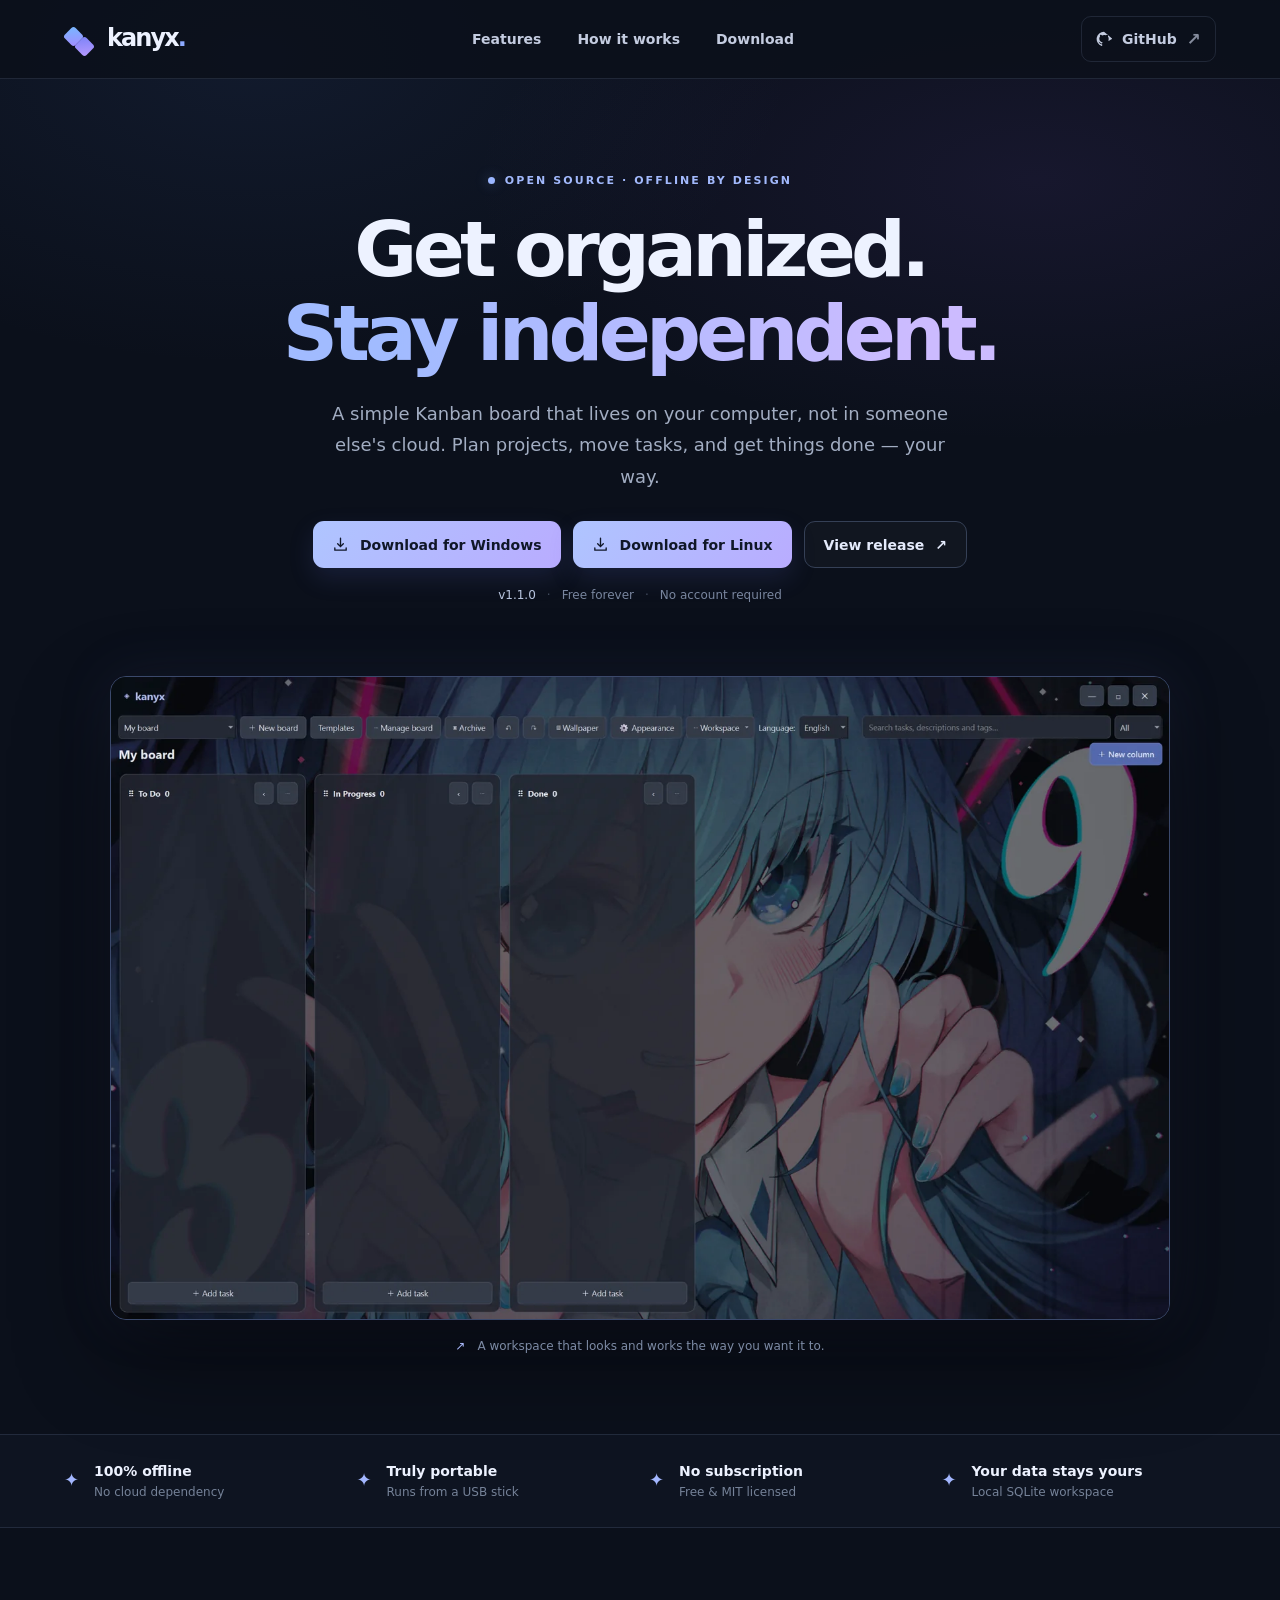
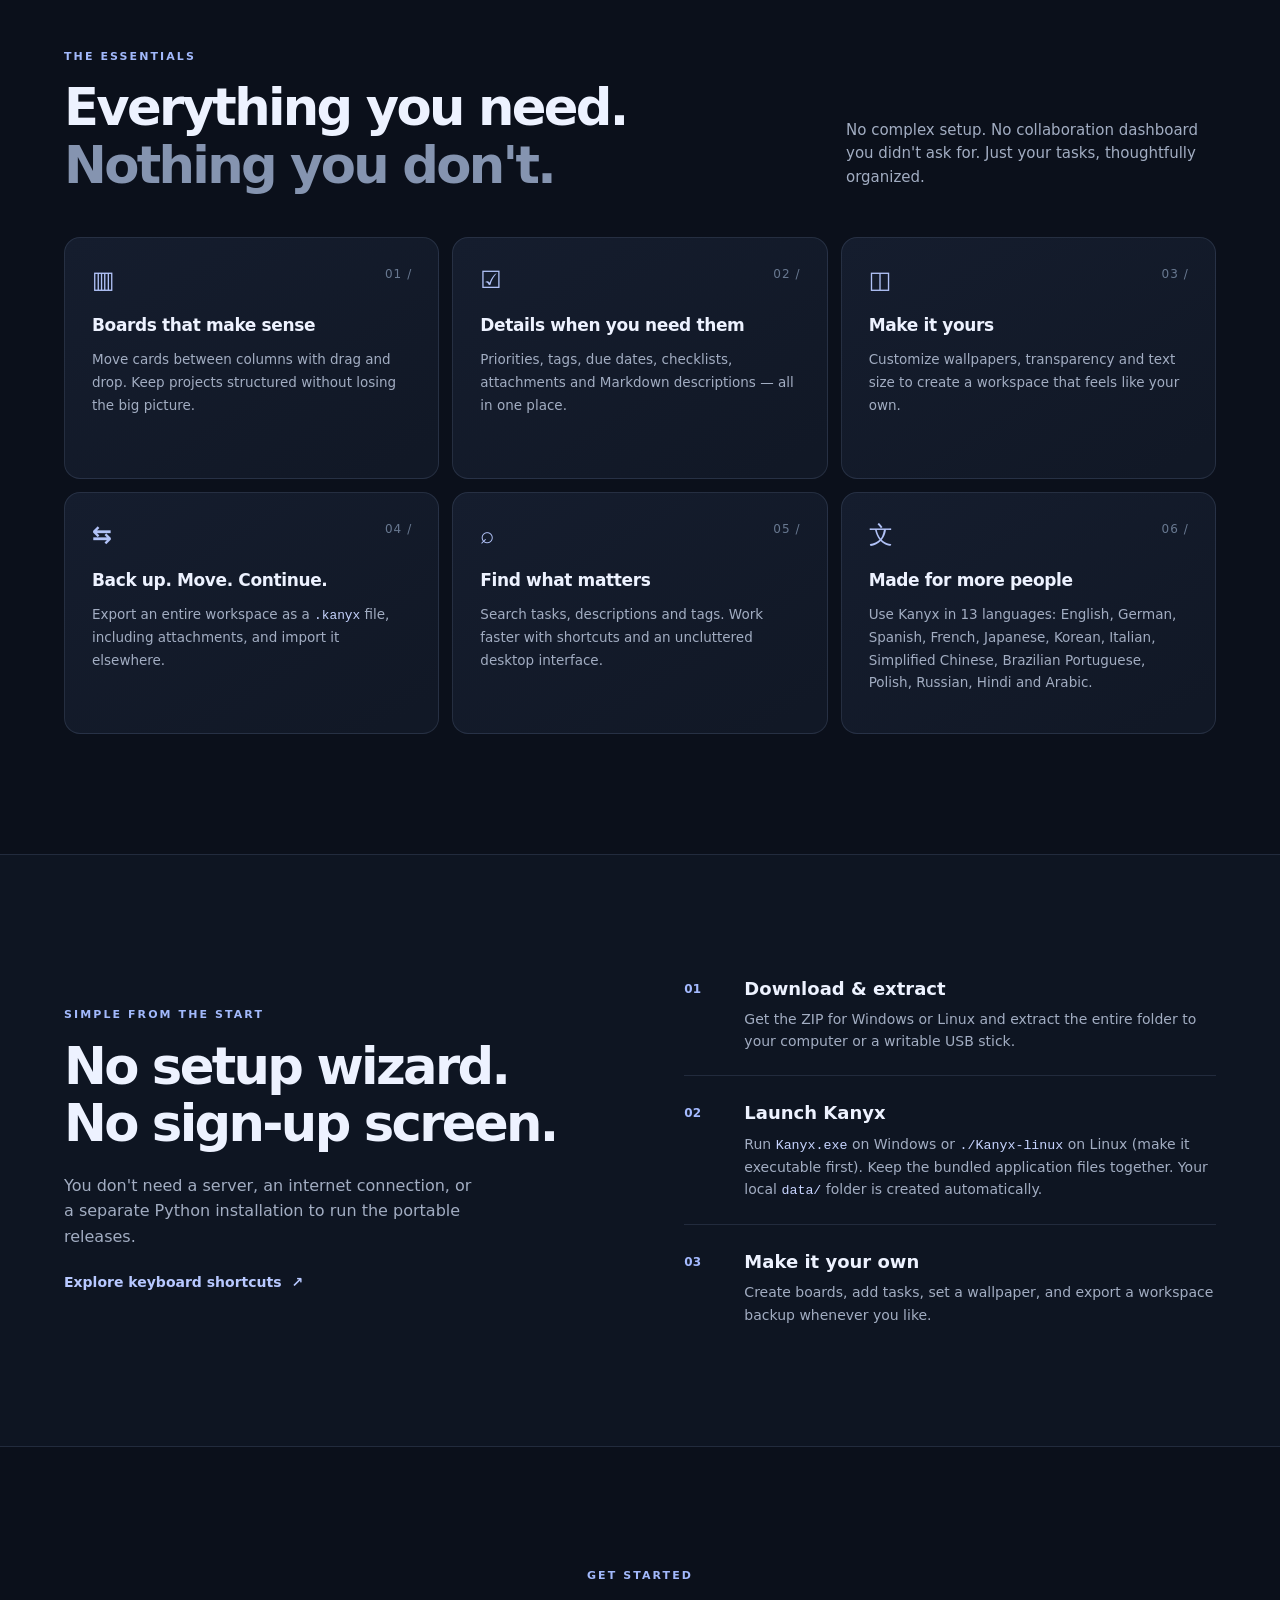
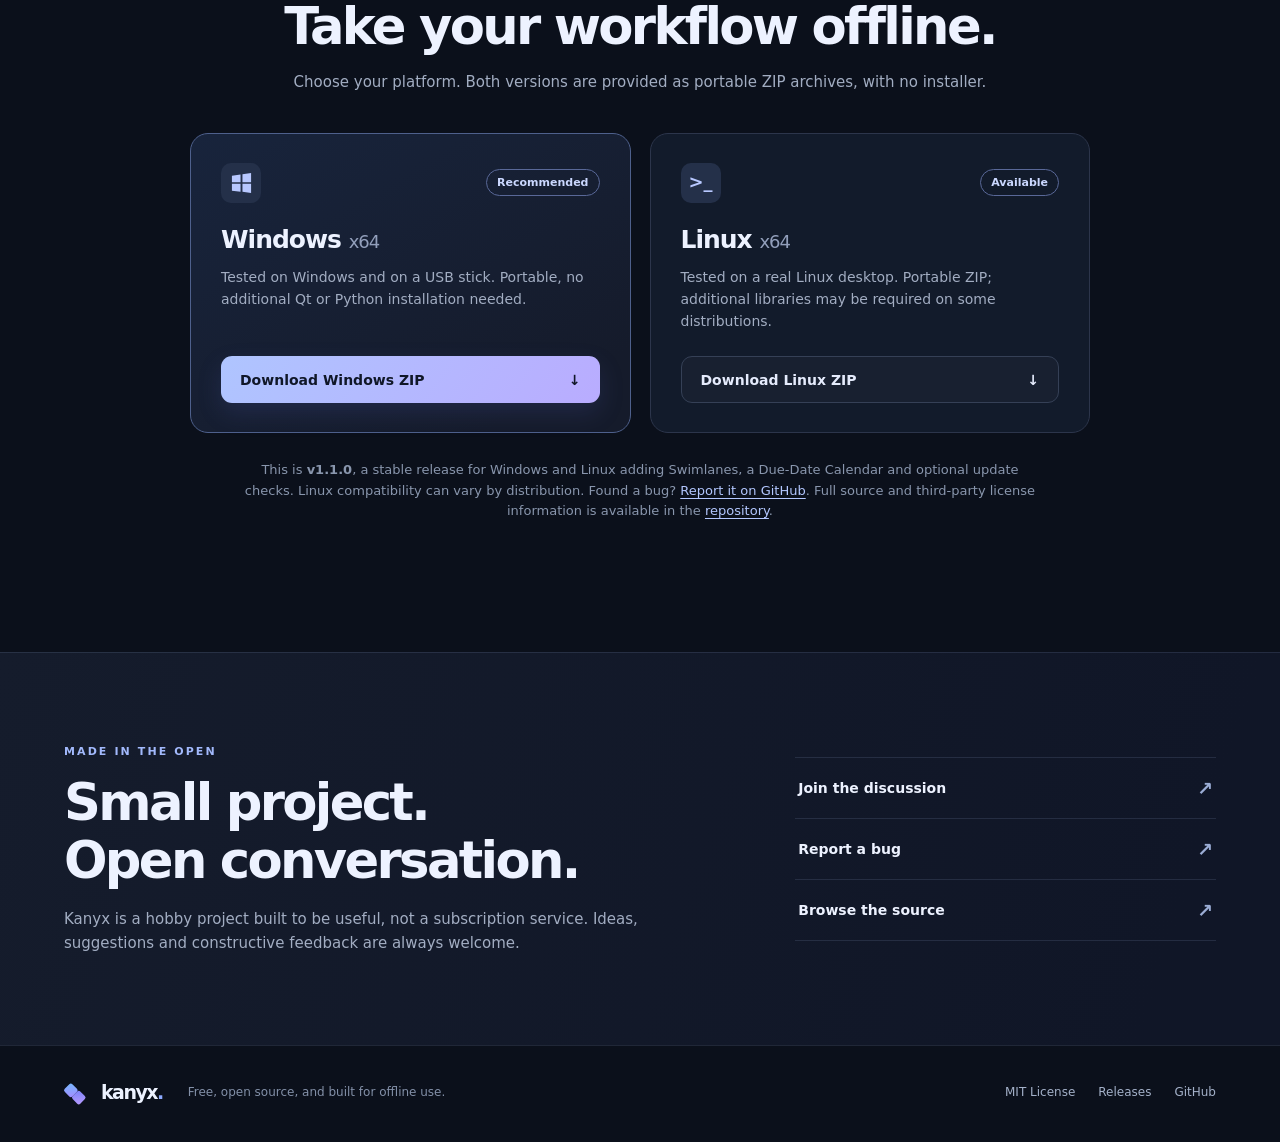
<file: docs/index.html>
<!doctype html>
<html lang="en">
<head>
  <meta charset="utf-8">
  <meta name="viewport" content="width=device-width, initial-scale=1">
  <meta name="theme-color" content="#0b101b">
  <meta name="description" content="Kanyx is a free, open-source Kanban desktop app. Organize tasks, checklists and boards completely offline. Portable downloads for Windows and Linux.">
  <meta name="robots" content="index, follow">
  <link rel="canonical" href="https://zehnzwanzig.github.io/kanyx/">
  <link rel="icon" href="site-assets/favicon.svg" type="image/svg+xml">
  <link rel="stylesheet" href="site-assets/styles.css">

  <meta property="og:type" content="website">
  <meta property="og:site_name" content="Kanyx">
  <meta property="og:title" content="Kanyx — A portable offline Kanban board">
  <meta property="og:description" content="Your boards. Your files. Your space. Free and open-source task management for Windows and Linux.">
  <meta property="og:url" content="https://zehnzwanzig.github.io/kanyx/">
  <meta property="og:image" content="https://zehnzwanzig.github.io/kanyx/site-assets/kanyx_smc.png">
  <meta property="og:image:alt" content="Kanyx desktop Kanban board with three translucent columns and a custom wallpaper">
  <meta name="twitter:card" content="summary_large_image">
  <meta name="twitter:image" content="https://zehnzwanzig.github.io/kanyx/site-assets/kanyx_smc.png">
  <meta name="color-scheme" content="dark">
  <title>Kanyx — Portable offline Kanban board</title>
  <script type="application/ld+json">{
    "@context":"https://schema.org",
    "@type":"SoftwareApplication",
    "name":"Kanyx",
    "url":"https://zehnzwanzig.github.io/kanyx/",
    "description":"A free, offline-first, portable Kanban board for task management.",
    "applicationCategory":"ProductivityApplication",
    "operatingSystem":"Windows, Linux",
    "softwareVersion":"1.1.0",
    "license":"https://github.com/zehnzwanzig/kanyx/blob/main/LICENSE",
    "downloadUrl":"https://github.com/zehnzwanzig/kanyx/releases/tag/v1.1.0",
    "image":"https://zehnzwanzig.github.io/kanyx/site-assets/kanyx_smc.png",
    "offers":{"@type":"Offer","price":"0","priceCurrency":"USD"}
  }</script>
</head>
<body>
  <a class="skip" href="#main">Skip to content</a>
  <div class="page-glow" aria-hidden="true"></div>
  <header class="site-header">
    <div class="container header-inner">
      <a class="brand" href="#top" aria-label="Kanyx home">
        <span class="brand-mark" aria-hidden="true"><span></span><span></span></span>
        <span>kanyx<span class="brand-period">.</span></span>
      </a>
      <nav class="site-nav" aria-label="Main navigation">
        <a href="#features">Features</a>
        <a href="#how-it-works">How it works</a>
        <a href="#download">Download</a>
      </nav>
      <a class="header-github" href="https://github.com/zehnzwanzig/kanyx" target="_blank" rel="noopener noreferrer" aria-label="View Kanyx on GitHub (opens in a new tab)">
        <svg viewBox="0 0 24 24" aria-hidden="true"><path d="M12 .95a11.05 11.05 0 0 0-3.49 21.54c.55.1.76-.23.76-.53v-2.1c-3.08.67-3.73-1.31-3.73-1.31-.5-1.27-1.23-1.6-1.23-1.6-1-.68.08-.67.08-.67 1.1.08 1.68 1.14 1.68 1.14.98 1.67 2.57 1.19 3.2.91.1-.71.38-1.19.69-1.46-2.46-.28-5.04-1.23-5.04-5.46 0-1.21.43-2.2 1.14-2.98-.11-.28-.49-1.41.11-2.93 0 0 .93-.3 3.04 1.14A10.6 10.6 0 0 1 12 6.16c.94 0 1.88.13 2.76.37 2.11-1.44 3.03-1.14 3.03-1.14.6 1.52.22 2.65.11 2.93.71.78 1.14 1.77 1.14 2.98 0 4.24-2.58 5.17 5.45.39.34.74 1.01.74 2.04v3.17c0 .3.2.64.77.53A11.05 11.05 0 0 0 12 .95Z"/></svg>
        <span>GitHub</span><span class="external-arrow" aria-hidden="true">↗</span>
      </a>
    </div>
  </header>

  <main id="main">
    <section id="top" class="hero container" aria-labelledby="hero-title">
      <div class="hero-copy">
        <p class="eyebrow"><span class="status-dot"></span> OPEN SOURCE · OFFLINE BY DESIGN</p>
        <h1 id="hero-title">Get organized.<br><span class="accent-gradient">Stay independent.</span></h1>
        <p class="hero-description">A simple Kanban board that lives on your computer, not in someone else's cloud. Plan projects, move tasks, and get things done — your way.</p>
        <div class="hero-buttons">
          <a class="button button-primary" href="https://github.com/zehnzwanzig/kanyx/releases/download/v1.1.0/Kanyx-v1.1.0-windows-x64.zip"><svg viewBox="0 0 24 24" aria-hidden="true"><path d="M12 3v12m0 0 4-4m-4 4-4-4M4 17v3h16v-3"/></svg> Download for Windows</a>
          <a class="button button-primary" href="https://github.com/zehnzwanzig/kanyx/releases/download/v1.1.0/Kanyx-v1.1.0-linux-x64-experimental.zip"><svg viewBox="0 0 24 24" aria-hidden="true"><path d="M12 3v12m0 0 4-4m-4 4-4-4M4 17v3h16v-3"/></svg> Download for Linux</a>
          <a class="button button-outline" href="https://github.com/zehnzwanzig/kanyx/releases/tag/v1.1.0">View release <span aria-hidden="true">↗</span></a>
        </div>
        <p class="version-line"><span>v1.1.0</span><span class="separator" aria-hidden="true">·</span>Free forever<span class="separator" aria-hidden="true">·</span>No account required</p>
      </div>
      <div class="hero-visual">
        <div class="screenshot-frame">
          <img src="site-assets/kanyx-screen.webp" alt="Kanyx Kanban application with To Do, In Progress and Done columns" width="1600" height="953" fetchpriority="high">
        </div>
        <div class="screenshot-caption"><span class="caption-icon" aria-hidden="true">↗</span> A workspace that looks and works the way you want it to.</div>
      </div>
    </section>

    <section class="proof-strip" aria-label="At a glance">
      <div class="container proof-items">
        <div><span class="proof-star" aria-hidden="true">✦</span><strong>100% offline</strong><span>No cloud dependency</span></div>
        <div><span class="proof-star" aria-hidden="true">✦</span><strong>Truly portable</strong><span>Runs from a USB stick</span></div>
        <div><span class="proof-star" aria-hidden="true">✦</span><strong>No subscription</strong><span>Free & MIT licensed</span></div>
        <div><span class="proof-star" aria-hidden="true">✦</span><strong>Your data stays yours</strong><span>Local SQLite workspace</span></div>
      </div>
    </section>

    <section id="features" class="section container" aria-labelledby="features-title">
      <div class="section-top"><div><span class="section-tag">THE ESSENTIALS</span><h2 id="features-title">Everything you need.<br><span>Nothing you don't.</span></h2></div><p>No complex setup. No collaboration dashboard you didn't ask for. Just your tasks, thoughtfully organized.</p></div>
      <div class="feature-grid">
        <article class="feature-card"><span class="feature-number">01 /</span><div class="feature-icon" aria-hidden="true">▥</div><h3>Boards that make sense</h3><p>Move cards between columns with drag and drop. Keep projects structured without losing the big picture.</p></article>
        <article class="feature-card"><span class="feature-number">02 /</span><div class="feature-icon" aria-hidden="true">☑</div><h3>Details when you need them</h3><p>Priorities, tags, due dates, checklists, attachments and Markdown descriptions — all in one place.</p></article>
        <article class="feature-card"><span class="feature-number">03 /</span><div class="feature-icon" aria-hidden="true">◫</div><h3>Make it yours</h3><p>Customize wallpapers, transparency and text size to create a workspace that feels like your own.</p></article>
        <article class="feature-card"><span class="feature-number">04 /</span><div class="feature-icon" aria-hidden="true">⇆</div><h3>Back up. Move. Continue.</h3><p>Export an entire workspace as a <code>.kanyx</code> file, including attachments, and import it elsewhere.</p></article>
        <article class="feature-card"><span class="feature-number">05 /</span><div class="feature-icon" aria-hidden="true">⌕</div><h3>Find what matters</h3><p>Search tasks, descriptions and tags. Work faster with shortcuts and an uncluttered desktop interface.</p></article>
        <article class="feature-card"><span class="feature-number">06 /</span><div class="feature-icon" aria-hidden="true">文</div><h3>Made for more people</h3><p>Use Kanyx in 13 languages: English, German, Spanish, French, Japanese, Korean, Italian, Simplified Chinese, Brazilian Portuguese, Polish, Russian, Hindi and Arabic.</p></article>
      </div>
    </section>

    <section id="how-it-works" class="section steps-section" aria-labelledby="steps-title">
      <div class="container steps-layout">
        <div><span class="section-tag">SIMPLE FROM THE START</span><h2 id="steps-title">No setup wizard.<br>No sign-up screen.</h2><p class="section-description">You don't need a server, an internet connection, or a separate Python installation to run the portable releases.</p><a class="inline-link" href="https://github.com/zehnzwanzig/kanyx/blob/main/docs/KEYBOARD_SHORTCUTS.md">Explore keyboard shortcuts <span aria-hidden="true">↗</span></a></div>
        <div class="steps">
          <div><span>01</span><div><h3>Download & extract</h3><p>Get the ZIP for Windows or Linux and extract the entire folder to your computer or a writable USB stick.</p></div></div>
          <div><span>02</span><div><h3>Launch Kanyx</h3><p>Run <code>Kanyx.exe</code> on Windows or <code>./Kanyx-linux</code> on Linux (make it executable first). Keep the bundled application files together. Your local <code>data/</code> folder is created automatically.</p></div></div>
          <div><span>03</span><div><h3>Make it your own</h3><p>Create boards, add tasks, set a wallpaper, and export a workspace backup whenever you like.</p></div></div>
        </div>
      </div>
    </section>

    <section id="download" class="section container download-section" aria-labelledby="download-title">
      <div class="download-heading"><span class="section-tag">GET STARTED</span><h2 id="download-title">Take your workflow offline.</h2><p>Choose your platform. Both versions are provided as portable ZIP archives, with no installer.</p></div>
      <div class="download-grid">
        <article class="download-card featured"><div class="platform-head"><div class="platform-icon" aria-hidden="true"><svg viewBox="0 0 24 24"><path d="m2 5 9-1.25v8H2zm11-1.6L22 2v9.75h-9zm-11 10H11v8.3L2 20.5zm11 0h9V23l-9-1.3z"/></svg></div><span class="platform-status">Recommended</span></div><h3>Windows <span>x64</span></h3><p>Tested on Windows and on a USB stick. Portable, no additional Qt or Python installation needed.</p><a class="button button-primary full-button" href="https://github.com/zehnzwanzig/kanyx/releases/download/v1.1.0/Kanyx-v1.1.0-windows-x64.zip">Download Windows ZIP <span aria-hidden="true">↓</span></a></article>
        <article class="download-card"><div class="platform-head"><div class="platform-icon" aria-hidden="true">&gt;_</div><span class="platform-status">Available</span></div><h3>Linux <span>x64</span></h3><p>Tested on a real Linux desktop. Portable ZIP; additional libraries may be required on some distributions.</p><a class="button button-outline full-button" href="https://github.com/zehnzwanzig/kanyx/releases/download/v1.1.0/Kanyx-v1.1.0-linux-x64-experimental.zip">Download Linux ZIP <span aria-hidden="true">↓</span></a></article>
      </div>
      <p class="download-note">This is <strong>v1.1.0</strong>, a stable release for Windows and Linux adding Swimlanes, a Due-Date Calendar and optional update checks. Linux compatibility can vary by distribution. Found a bug? <a href="https://github.com/zehnzwanzig/kanyx/issues/new/choose">Report it on GitHub</a>. Full source and third-party license information is available in the <a href="https://github.com/zehnzwanzig/kanyx">repository</a>.</p>
    </section>

    <section class="community-section"><div class="container community-inner"><div><span class="section-tag">MADE IN THE OPEN</span><h2>Small project.<br>Open conversation.</h2><p>Kanyx is a hobby project built to be useful, not a subscription service. Ideas, suggestions and constructive feedback are always welcome.</p></div><div class="community-links"><a href="https://github.com/zehnzwanzig/kanyx/discussions">Join the discussion <span aria-hidden="true">↗</span></a><a href="https://github.com/zehnzwanzig/kanyx/issues/new/choose">Report a bug <span aria-hidden="true">↗</span></a><a href="https://github.com/zehnzwanzig/kanyx">Browse the source <span aria-hidden="true">↗</span></a></div></div></section>
  </main>
  <footer class="site-footer"><div class="container footer-inner"><a class="brand footer-brand" href="#top"><span class="brand-mark" aria-hidden="true"><span></span><span></span></span><span>kanyx<span class="brand-period">.</span></span></a><span>Free, open source, and built for offline use.</span><div><a href="https://github.com/zehnzwanzig/kanyx/blob/main/LICENSE">MIT License</a><a href="https://github.com/zehnzwanzig/kanyx/releases">Releases</a><a href="https://github.com/zehnzwanzig/kanyx">GitHub</a></div></div></footer>
</body>
</html>
</file>
<file: docs/site-assets/styles.css>
:root{color-scheme:dark;--bg:#0b101b;--ink:#edf2ff;--muted:#a2adc2;--quiet:#758298;--line:rgba(170,192,239,.13);--card:#121a29;--highlight:#abc3ff;--accent:#8daaff;--accent2:#ad92ff;--max:1152px;--radius:20px;font-family:Inter,"Segoe UI",system-ui,-apple-system,BlinkMacSystemFont,"Helvetica Neue",Arial,sans-serif;font-synthesis:none;-webkit-font-smoothing:antialiased}
*{box-sizing:border-box}html{scroll-behavior:smooth;scroll-padding-top:84px}body{margin:0;background:var(--bg);color:var(--ink);line-height:1.58;overflow-x:hidden}a{color:inherit;text-decoration:none}a:focus-visible{outline:2px solid #bed0ff;outline-offset:4px;border-radius:4px}button{font:inherit}svg{display:block}img{max-width:100%;height:auto;display:block}.container{width:min(var(--max),calc(100% - 64px));margin-inline:auto}.skip{position:absolute;z-index:100;top:-120px;left:16px;padding:10px 18px;background:#dce7ff;color:#101724;border-radius:8px}.skip:focus{top:12px}.page-glow{position:absolute;top:0;left:0;right:0;height:690px;pointer-events:none;background:radial-gradient(ellipse 44% 38% at 81% 26%,rgba(104,70,169,.13),transparent 100%),radial-gradient(ellipse 42% 45% at 20% 8%,rgba(66,101,174,.12),transparent 100%);z-index:-1}
.site-header{position:relative;border-bottom:1px solid var(--line);z-index:5;background:rgba(11,16,27,.85)}.header-inner{display:flex;min-height:78px;align-items:center;justify-content:space-between;gap:24px}.brand{display:inline-flex;align-items:center;gap:14px;font-size:24px;font-weight:760;letter-spacing:-.08em}.brand-period{color:var(--accent)}.brand-mark{display:inline-flex;position:relative;width:29px;height:29px;flex:0 0 29px}.brand-mark span{width:15px;height:15px;background:linear-gradient(130deg,#76b8ff,#a38cff);transform:rotate(45deg);position:absolute;left:2px;top:4px;border-radius:3px}.brand-mark span+span{background:linear-gradient(130deg,#7c83f7,#b79aff);left:13px;top:14px}.site-nav{display:flex;gap:36px;align-items:center}.site-nav a,.header-github{font-size:14px;font-weight:560;color:#c4cce0;transition:color .2s}.site-nav a:hover,.header-github:hover{color:#fff}.header-github{display:inline-flex;align-items:center;gap:10px;padding:9px 14px;border:1px solid var(--line);border-radius:10px}.header-github svg{width:16px;height:16px;fill:currentColor}.external-arrow{opacity:.66;font-size:17px}
.hero{padding-top:87px;padding-bottom:78px}.hero-copy{text-align:center;max-width:785px;margin:0 auto}.eyebrow,.section-tag{font-size:11px;font-weight:760;letter-spacing:.19em;color:#a2b9fc}.eyebrow{display:inline-flex;align-items:center;gap:10px;margin:0 0 19px}.status-dot{height:7px;width:7px;border-radius:50%;background:#9bb6ff;box-shadow:0 0 13px rgba(137,174,255,.4)}h1,h2,h3,p{margin-top:0}.hero h1{font-size:clamp(46px,6vw,78px);line-height:1.085;letter-spacing:-.062em;margin-bottom:23px;font-weight:780}.accent-gradient{background:linear-gradient(95deg,#a1bbff 16%,#ccbbff 88%);-webkit-background-clip:text;background-clip:text;color:transparent}.hero-description{color:var(--muted);max-width:640px;margin:0 auto 29px;font-size:clamp(16px,1.7vw,18px);line-height:1.75}.hero-buttons{display:flex;align-items:center;justify-content:center;gap:12px;flex-wrap:wrap}.button{display:inline-flex;align-items:center;justify-content:center;gap:11px;font-weight:700;font-size:14px;white-space:nowrap;border-radius:11px;min-height:47px;padding:11px 19px;transition:transform .18s,background-color .18s,border-color .18s}.button:hover{transform:translateY(-2px)}.button svg{width:17px;height:17px;fill:none;stroke:currentColor;stroke-width:1.9;stroke-linecap:round;stroke-linejoin:round}.button-primary{color:#101728;background:linear-gradient(125deg,#afc5ff,#b9acff);box-shadow:0 10px 24px rgba(90,102,193,.17)}.button-primary:hover{background:linear-gradient(125deg,#c0d1ff,#cbbdff)}.button-outline{border:1px solid #354056;color:#e5ebfc;background:rgba(255,255,255,.025)}.button-outline:hover{background:#192234;border-color:#617097}.version-line{font-size:12px;margin:18px 0 0;color:#79869f;display:flex;align-items:center;gap:11px;justify-content:center;flex-wrap:wrap}.version-line span:first-child{color:#b8c5df}.separator{opacity:.5}
.hero-visual{margin:71px auto 0;max-width:1060px}.screenshot-frame{background:#151b2a;overflow:hidden;border:1px solid #3b496b;border-radius:16px;box-shadow:0 36px 95px rgba(0,0,0,.48),0 0 55px rgba(87,90,163,.13)}.screenshot-frame>img{display:block;width:100%;height:auto;aspect-ratio:auto;object-fit:contain}.window-bar{height:37px;display:flex;align-items:center;padding:0 15px;gap:15px;border-bottom:1px solid rgba(175,188,227,.13);font-size:11px;color:#8895b1;background:#141c2b}.window-dots{display:flex;gap:6px}.window-dots i{width:7px;height:7px;border-radius:50%;background:#66728d}.window-dots i:first-child{background:#a27d94}.window-dots i:nth-child(2){background:#938a75}.window-spacer{flex:1}.screenshot-caption{font-size:12px;text-align:center;color:#7d8ba5;margin-top:17px}.caption-icon{color:#acbcff;padding-right:8px}
.proof-strip{border-top:1px solid var(--line);border-bottom:1px solid var(--line);background:rgba(22,31,48,.28)}.proof-items{display:grid;grid-template-columns:repeat(4,1fr);gap:18px;padding-block:25px}.proof-items>div{display:grid;grid-template-columns:20px 1fr;grid-template-rows:auto auto;align-items:center;column-gap:10px;row-gap:1px}.proof-items strong{font-size:14px;font-weight:720}.proof-items span:last-child{grid-column:2;color:var(--quiet);font-size:12px}.proof-star{grid-row:span 2;font-size:18px;color:#a3b7ff}
.section{padding-block:120px}.section-top{display:flex;justify-content:space-between;align-items:end;gap:70px;margin-bottom:42px}.section-tag{display:block;margin-bottom:14px}.section h2,.community-section h2{letter-spacing:-.052em;line-height:1.13;font-size:clamp(33px,4vw,52px);font-weight:740;margin-bottom:0}.section h2 span{color:#8594b0}.section-top>p{font-size:15px;color:var(--muted);max-width:370px;margin:0 0 5px}.feature-grid{display:grid;grid-template-columns:repeat(3,minmax(0,1fr));gap:13px}.feature-card{border:1px solid var(--line);border-radius:16px;background:linear-gradient(148deg,#151d2e 0%,#111826 92%);padding:28px 27px 31px;min-height:242px;position:relative;transition:border-color .2s,transform .2s}.feature-card:hover{border-color:#4a5680;transform:translateY(-2px)}.feature-number{position:absolute;right:26px;top:27px;font-size:12px;letter-spacing:.09em;color:#687890}.feature-icon{font-size:24px;font-weight:550;color:#b1c2f7;margin-bottom:16px;line-height:1.2;min-height:30px}.feature-card h3{font-size:17px;font-weight:730;letter-spacing:-.022em;margin-bottom:9px}.feature-card p{color:var(--muted);font-size:13.5px;line-height:1.7;margin:0}.feature-card code,.steps code{color:#c7d4ff;font-size:.95em}
.steps-section{border-block:1px solid var(--line);background:#0e1522}.steps-layout{display:grid;grid-template-columns:.96fr 1fr;gap:110px;align-items:center}.section-description{color:var(--muted);max-width:420px;margin-top:20px;margin-bottom:20px}.inline-link{color:#b7c8ff;font-weight:700;font-size:14px}.inline-link:hover{text-decoration:underline}.inline-link span{padding-left:5px}.steps{position:relative}.steps>div{display:flex;gap:23px;padding:23px 0;border-bottom:1px solid var(--line)}.steps>div:first-child{padding-top:0}.steps>div:last-child{border-bottom:0;padding-bottom:0}.steps>div>span{flex:0 0 37px;font-size:12px;color:#a4baff;padding-top:5px;font-weight:760}.steps h3{font-size:18px;font-weight:700;margin:0 0 5px}.steps p{font-size:14px;color:var(--muted);margin:0}
.download-section{padding-bottom:130px}.download-heading{text-align:center;margin-bottom:38px}.download-heading p{font-size:15px;color:var(--muted);margin-top:15px}.download-grid{display:grid;grid-template-columns:repeat(2,minmax(0,1fr));gap:19px;max-width:900px;margin:auto}.download-card{border-radius:18px;border:1px solid #2c354b;background:#121b2b;padding:29px 30px;display:flex;flex-direction:column;min-height:270px}.download-card.featured{border-color:#4e608c;background:linear-gradient(150deg,#18243c,#151b2b 85%)}.platform-head{display:flex;align-items:center;justify-content:space-between;gap:15px;margin-bottom:17px}.platform-icon{display:grid;place-items:center;width:40px;height:40px;border-radius:10px;color:#b8c8ff;background:#243049;font-size:18px;font-weight:800}.platform-icon svg{height:23px;width:23px;fill:currentColor}.platform-status{font-size:11px;color:#cbd8ff;font-weight:750;border:1px solid #596898;border-radius:100px;padding:4px 10px}.platform-status.muted{border-color:#404a61;color:#a3aec3}.download-card h3{font-size:25px;letter-spacing:-.04em;margin-bottom:7px}.download-card h3 span{font-weight:460;font-size:18px;color:#929fbb}.download-card p{color:var(--muted);font-size:14px;margin-bottom:24px}.full-button{width:100%;margin-top:auto;justify-content:space-between}.download-note{font-size:13px;color:#8996ad;max-width:810px;text-align:center;margin:27px auto 0}.download-note a{color:#b3c7ff;text-decoration:underline;text-underline-offset:3px}
.community-section{border-top:1px solid var(--line);padding-block:90px;background:linear-gradient(108deg,#151c2c 0%,#101627 90%)}.community-inner{display:grid;grid-template-columns:1.1fr .7fr;align-items:center;gap:70px}.community-inner p{color:var(--muted);max-width:600px;margin:18px 0 0;font-size:15px}.community-links{display:flex;flex-direction:column;border-top:1px solid var(--line)}.community-links a{padding:15px 3px;border-bottom:1px solid var(--line);display:flex;justify-content:space-between;align-items:center;font-size:14px;font-weight:690}.community-links a:hover{color:#bad0ff}.community-links a span{color:#9badd5;font-size:19px}
.site-footer{border-top:1px solid var(--line);padding:31px 0 36px}.footer-inner{display:flex;align-items:center;gap:25px}.footer-brand{font-size:19px}.footer-brand .brand-mark{transform:scale(.72);transform-origin:left;width:23px;flex-basis:23px}.footer-inner>span{color:#8390a8;font-size:12px}.footer-inner>div{margin-left:auto;display:flex;gap:23px;font-size:12px;color:#a4b1c9}.footer-inner>div a:hover{color:#fff}
@media (max-width:900px){.site-nav{gap:18px}.section-top{gap:25px}.feature-grid{grid-template-columns:repeat(2,minmax(0,1fr))}.steps-layout{gap:50px}.proof-items{grid-template-columns:repeat(2,minmax(0,1fr));row-gap:20px}}
@media (max-width:680px){.container{width:calc(100% - 34px)}.header-inner{min-height:68px}.brand{font-size:21px}.site-nav{display:none}.header-github{padding:8px 12px}.hero{padding-top:65px;padding-bottom:50px}.hero h1{font-size:clamp(40px,9.5vw,56px)}.hero-visual{margin-top:45px}.window-bar{height:30px}.screenshot-frame{border-radius:11px}.screenshot-caption{font-size:11px}.proof-items{gap:19px 11px}.proof-items strong{font-size:13px}.proof-items span:last-child{font-size:11px}.section{padding-block:80px}.section-top{display:block}.section-top>p{margin-top:20px}.feature-grid{grid-template-columns:1fr;gap:11px}.feature-card{min-height:0;padding:24px}.steps-layout{grid-template-columns:1fr;gap:36px}.download-grid{grid-template-columns:1fr}.download-section{padding-bottom:80px}.community-inner{grid-template-columns:1fr;gap:32px}.community-section{padding-block:70px}.footer-inner{flex-wrap:wrap;column-gap:14px}.footer-inner>div{width:100%;margin-left:0}.hero-buttons .button{width:100%;justify-content:center}.hero-copy{max-width:100%}}
@media (prefers-reduced-motion:reduce){html{scroll-behavior:auto}*{transition:none!important}}
</file>
